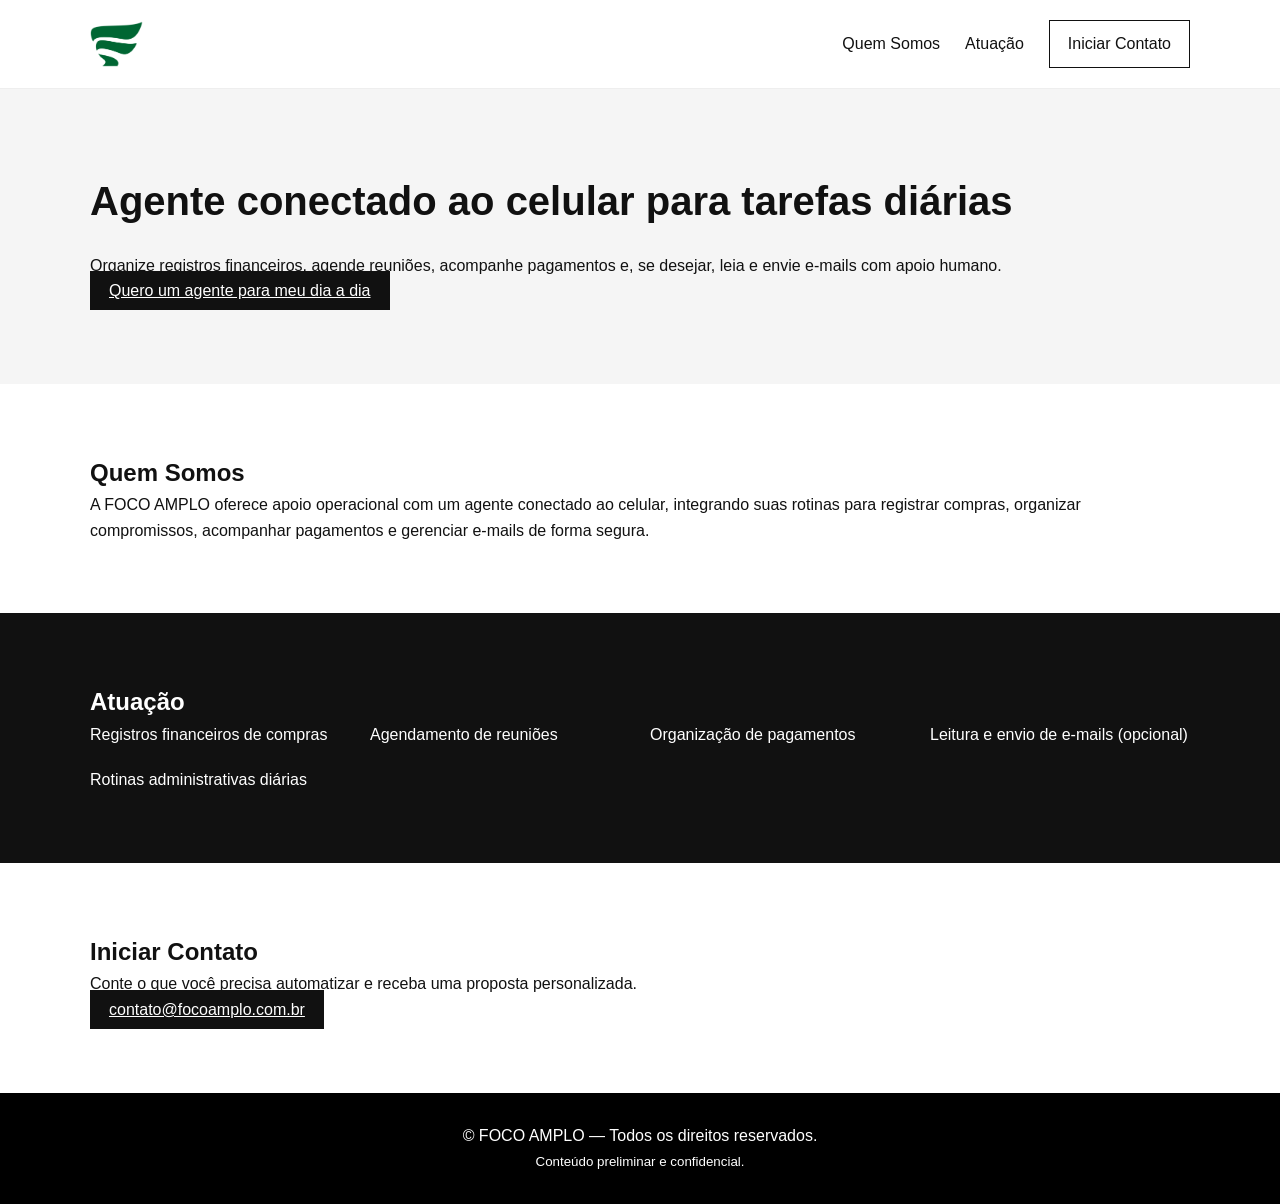
<file: index.html>
<!DOCTYPE html>
<html lang="pt-br">
<head>
  <meta charset="UTF-8">
  <title>FOCO AMPLO | Estratégia & Negócios</title>
  <meta name="viewport" content="width=device-width, initial-scale=1.0">
  <meta name="description" content="FOCO AMPLO oferece um agente conectado ao celular para organizar finanças, agenda, pagamentos e e-mails.">

  <!-- Favicon -->
  <link rel="icon" href="/favicon.ico">

  <!-- CSS -->
  <link rel="stylesheet" href="css/style.css">
</head>

<body>

<header class="header">
  <div class="container header-flex">
    <div class="logo">
      <img src="logo-focoamplo.png" alt="FOCO AMPLO">
    </div>

    <nav class="nav">
      <a href="#sobre">Quem Somos</a>
      <a href="#atuacao">Atuação</a>
      <a href="#contato" class="btn">Iniciar Contato</a>
    </nav>
  </div>
</header>

<section class="hero">
  <div class="container">
    <h1>Agente conectado ao celular para tarefas diárias</h1>
    <p>Organize registros financeiros, agende reuniões, acompanhe pagamentos e, se desejar, leia e envie e-mails com apoio humano.</p>
    <a href="#contato" class="btn btn-primary">Quero um agente para meu dia a dia</a>
  </div>
</section>

<section id="sobre" class="section">
  <div class="container">
    <h2>Quem Somos</h2>
    <p>
      A FOCO AMPLO oferece apoio operacional com um agente conectado ao celular, integrando suas rotinas
      para registrar compras, organizar compromissos, acompanhar pagamentos e gerenciar e-mails de forma segura.
    </p>
  </div>
</section>

<section id="atuacao" class="section dark">
  <div class="container">
    <h2>Atuação</h2>
    <ul class="grid">
      <li>Registros financeiros de compras</li>
      <li>Agendamento de reuniões</li>
      <li>Organização de pagamentos</li>
      <li>Leitura e envio de e-mails (opcional)</li>
      <li>Rotinas administrativas diárias</li>
    </ul>
  </div>
</section>

<section id="contato" class="section">
  <div class="container">
    <h2>Iniciar Contato</h2>
    <p>Conte o que você precisa automatizar e receba uma proposta personalizada.</p>
    <a href="mailto:contato@focoamplo.com.br" class="btn btn-primary">
      contato@focoamplo.com.br
    </a>
  </div>
</section>

<footer class="footer">
  <div class="container">
    <p>© FOCO AMPLO — Todos os direitos reservados.</p>
    <small>Conteúdo preliminar e confidencial.</small>
  </div>
</footer>

</body>
</html>
</file>
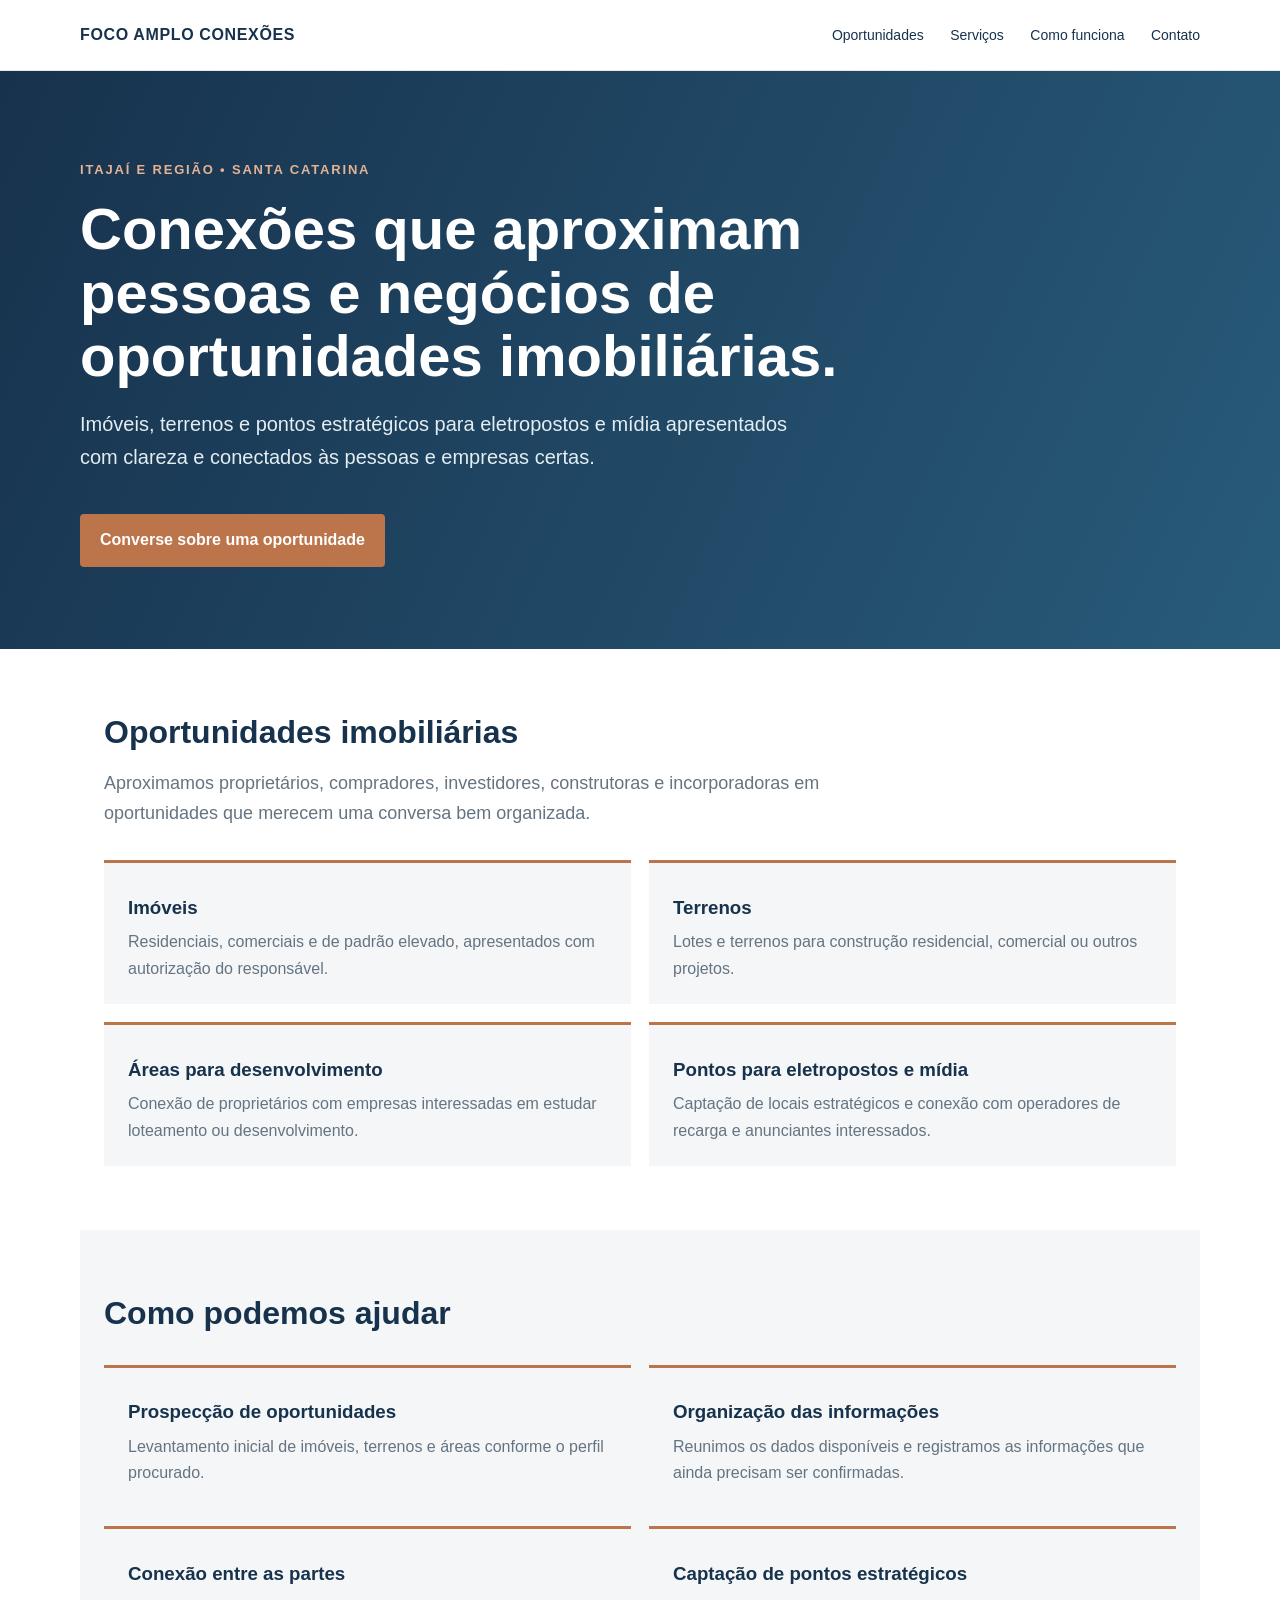
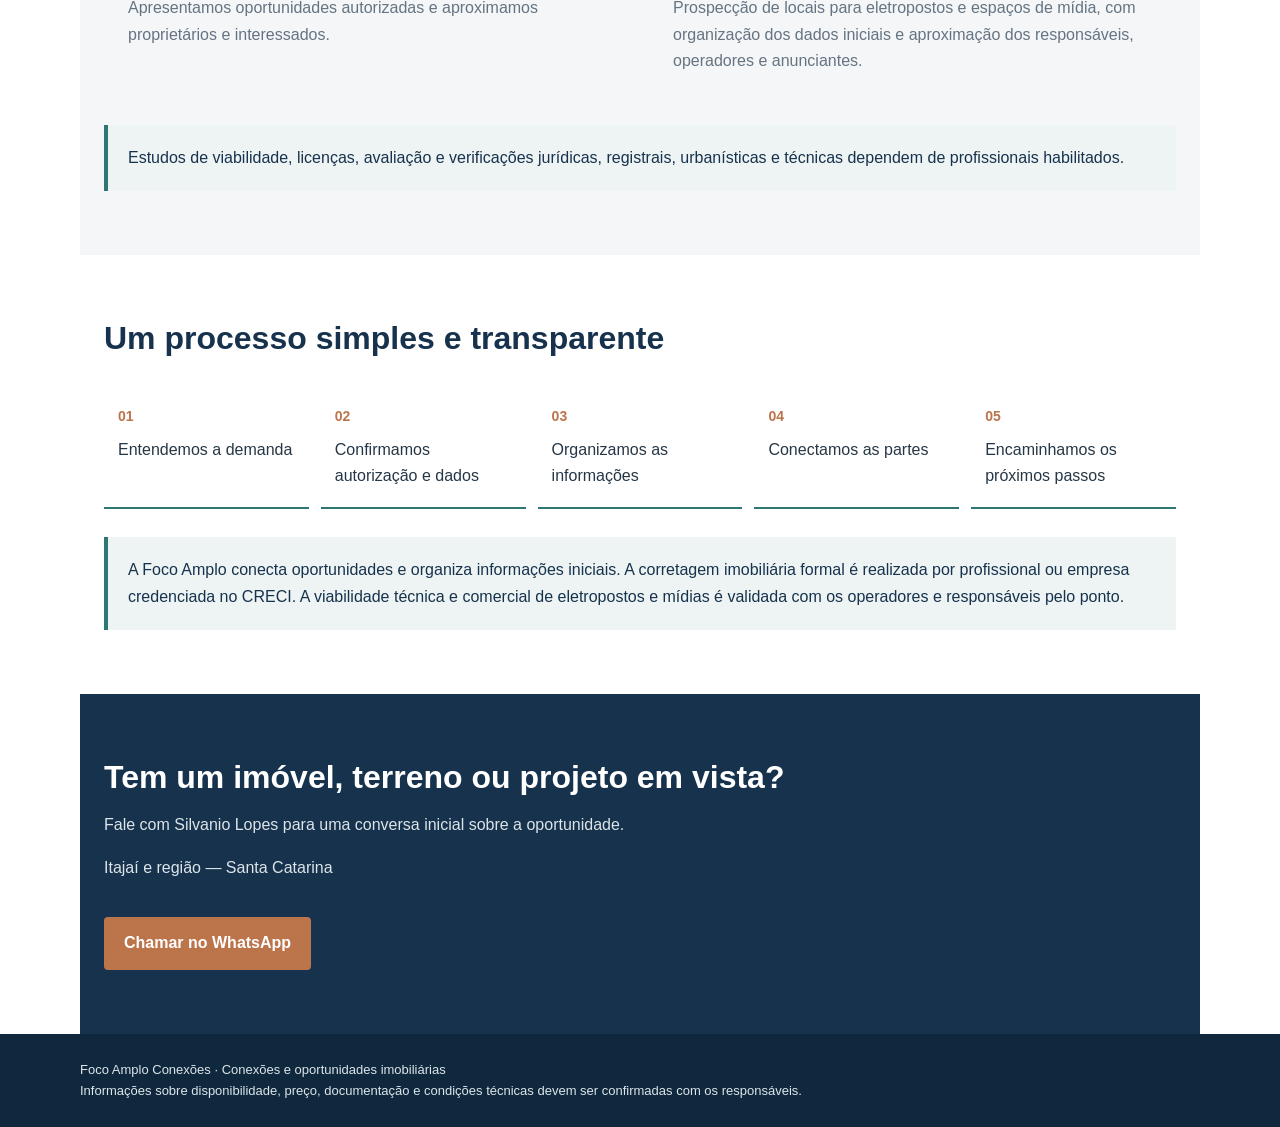
<file: imobiliaria/site/index.html>
<!doctype html>
<html lang="pt-BR">
<head>
  <meta charset="utf-8">
  <meta name="viewport" content="width=device-width, initial-scale=1">
  <meta name="description" content="Conexões de oportunidades imobiliárias em Itajaí e região: imóveis, terrenos e áreas para desenvolvimento.">
  <title>Foco Amplo Conexões | Conexões e oportunidades</title>
  <style>
    :root{--navy:#17324d;--blue:#285b7a;--teal:#2e7775;--copper:#bc744b;--ink:#253746;--muted:#657482;--paper:#f4f6f7}
    *{box-sizing:border-box}
    body{margin:0;color:var(--ink);font:16px/1.65 Arial,sans-serif;background:#fff}
    header{padding:22px max(calc((100vw - 1120px)/2),24px);display:flex;justify-content:space-between;align-items:center;border-bottom:1px solid #e5e9eb}
    .brand{font-weight:700;color:var(--navy);letter-spacing:.04em}
    nav a{color:var(--navy);text-decoration:none;margin-left:22px;font-size:14px}
    .hero{background:linear-gradient(115deg,#17324d,#285b7a);color:#fff;padding:88px max(calc((100vw - 1120px)/2),24px) 82px}
    .eyebrow{color:#e5b393;text-transform:uppercase;letter-spacing:.14em;font-size:13px;font-weight:bold}
    .hero h1{font-size:clamp(36px,5vw,58px);line-height:1.1;max-width:800px;margin:16px 0}
    .hero p{font-size:20px;max-width:720px;color:#e4edf1}
    .button{display:inline-block;margin-top:20px;padding:13px 20px;border-radius:4px;background:var(--copper);color:#fff;text-decoration:none;font-weight:bold}
    .wrap{max-width:1120px;padding:64px 24px;margin:auto}
    h2{font-size:32px;line-height:1.2;color:var(--navy);margin:0 0 16px}
    h3{color:var(--navy);margin:.3em 0}
    .intro{font-size:18px;max-width:800px;color:var(--muted)}
    .grid{display:grid;grid-template-columns:repeat(2,1fr);gap:18px;margin-top:32px}
    .item{padding:24px 24px 22px;border-top:3px solid var(--copper);background:var(--paper)}
    .item p{margin:0;color:var(--muted)}
    .soft{background:var(--paper)}
    .steps{display:grid;grid-template-columns:repeat(5,1fr);gap:12px;margin-top:30px}
    .step{padding:18px 14px;background:#fff;border-bottom:2px solid var(--teal)}
    .step b{display:block;color:var(--copper);font-size:14px;margin-bottom:8px}
    .note{padding:20px;border-left:4px solid var(--teal);background:#eef4f4;color:var(--navy);margin-top:28px}
    .contact{background:var(--navy);color:white}
    .contact h2{color:white}
    .contact p{color:#dce5e9}
    .contact a{color:white}
    footer{padding:25px max(calc((100vw - 1120px)/2),24px);background:#10283d;color:#dce5e9;font-size:13px}
    @media(max-width:700px){nav{display:none}.hero{padding-top:62px}.grid{grid-template-columns:1fr}.steps{grid-template-columns:1fr 1fr}.wrap{padding-top:48px;padding-bottom:48px}}
  </style>
</head>
<body>
  <header>
    <div class="brand">FOCO AMPLO CONEXÕES</div>
    <nav>
      <a href="#oportunidades">Oportunidades</a>
      <a href="#servicos">Serviços</a>
      <a href="#processo">Como funciona</a>
      <a href="#contato">Contato</a>
    </nav>
  </header>
  <main>
    <section class="hero">
      <div class="eyebrow">Itajaí e região • Santa Catarina</div>
      <h1>Conexões que aproximam pessoas e negócios de oportunidades imobiliárias.</h1>
      <p>Imóveis, terrenos e pontos estratégicos para eletropostos e mídia apresentados com clareza e conectados às pessoas e empresas certas.</p>
      <a class="button" href="https://wa.me/5547992351740">Converse sobre uma oportunidade</a>
    </section>
    <section class="wrap" id="oportunidades">
      <h2>Oportunidades imobiliárias</h2>
      <p class="intro">Aproximamos proprietários, compradores, investidores, construtoras e incorporadoras em oportunidades que merecem uma conversa bem organizada.</p>
      <div class="grid">
        <article class="item"><h3>Imóveis</h3><p>Residenciais, comerciais e de padrão elevado, apresentados com autorização do responsável.</p></article>
        <article class="item"><h3>Terrenos</h3><p>Lotes e terrenos para construção residencial, comercial ou outros projetos.</p></article>
        <article class="item"><h3>Áreas para desenvolvimento</h3><p>Conexão de proprietários com empresas interessadas em estudar loteamento ou desenvolvimento.</p></article>
        <article class="item"><h3>Pontos para eletropostos e mídia</h3><p>Captação de locais estratégicos e conexão com operadores de recarga e anunciantes interessados.</p></article>
      </div>
    </section>
    <section class="wrap soft" id="servicos">
      <h2>Como podemos ajudar</h2>
      <div class="grid">
        <article class="item"><h3>Prospecção de oportunidades</h3><p>Levantamento inicial de imóveis, terrenos e áreas conforme o perfil procurado.</p></article>
        <article class="item"><h3>Organização das informações</h3><p>Reunimos os dados disponíveis e registramos as informações que ainda precisam ser confirmadas.</p></article>
        <article class="item"><h3>Conexão entre as partes</h3><p>Apresentamos oportunidades autorizadas e aproximamos proprietários e interessados.</p></article>
        <article class="item"><h3>Captação de pontos estratégicos</h3><p>Prospecção de locais para eletropostos e espaços de mídia, com organização dos dados iniciais e aproximação dos responsáveis, operadores e anunciantes.</p></article>
      </div>
      <div class="note">Estudos de viabilidade, licenças, avaliação e verificações jurídicas, registrais, urbanísticas e técnicas dependem de profissionais habilitados.</div>
    </section>
    <section class="wrap" id="processo">
      <h2>Um processo simples e transparente</h2>
      <div class="steps">
        <div class="step"><b>01</b>Entendemos a demanda</div>
        <div class="step"><b>02</b>Confirmamos autorização e dados</div>
        <div class="step"><b>03</b>Organizamos as informações</div>
        <div class="step"><b>04</b>Conectamos as partes</div>
        <div class="step"><b>05</b>Encaminhamos os próximos passos</div>
      </div>
      <div class="note">A Foco Amplo conecta oportunidades e organiza informações iniciais. A corretagem imobiliária formal é realizada por profissional ou empresa credenciada no CRECI. A viabilidade técnica e comercial de eletropostos e mídias é validada com os operadores e responsáveis pelo ponto.</div>
    </section>
    <section class="wrap contact" id="contato">
      <h2>Tem um imóvel, terreno ou projeto em vista?</h2>
      <p>Fale com Silvanio Lopes para uma conversa inicial sobre a oportunidade.</p>
      <p>Itajaí e região — Santa Catarina</p>
      <a class="button" href="https://wa.me/5547992351740">Chamar no WhatsApp</a>
    </section>
  </main>
  <footer>Foco Amplo Conexões · Conexões e oportunidades imobiliárias<br>Informações sobre disponibilidade, preço, documentação e condições técnicas devem ser confirmadas com os responsáveis.</footer>
</body>
</html>
</file>
<file: css/style.css>
* {
  margin: 0;
  padding: 0;
  box-sizing: border-box;
}

body {
  font-family: Arial, Helvetica, sans-serif;
  color: #111;
  background: #fff;
  line-height: 1.6;
}

.container {
  width: 90%;
  max-width: 1100px;
  margin: auto;
}

.header {
  border-bottom: 1px solid #eee;
  padding: 20px 0;
}

.logo {
  font-weight: bold;
  font-size: 20px;
}

.nav a {
  margin-left: 20px;
  text-decoration: none;
  color: #111;
}

.btn {
  padding: 10px 18px;
  border: 1px solid #111;
}

.btn-primary {
  background: #111;
  color: #fff;
}

.hero {
  padding: 80px 0;
  background: #f5f5f5;
}

.hero h1 {
  font-size: 40px;
  margin-bottom: 20px;
}

.section {
  padding: 70px 0;
}

.section.dark {
  background: #111;
  color: #fff;
}

.grid {
  list-style: none;
  display: grid;
  grid-template-columns: repeat(auto-fit, minmax(220px, 1fr));
  gap: 20px;
}

.footer {
  background: #000;
  color: #fff;
  padding: 30px 0;
  text-align: center;
}

.logo img {
  height: 42px;
  display: block;
  }

.header-flex {
  display: flex;
  align-items: center;
  justify-content: space-between;
}

.logo img {
  height: 46px;
}

.nav {
  display: flex;
  align-items: center;
}

.nav a {
  margin-left: 25px;
}
</file>
